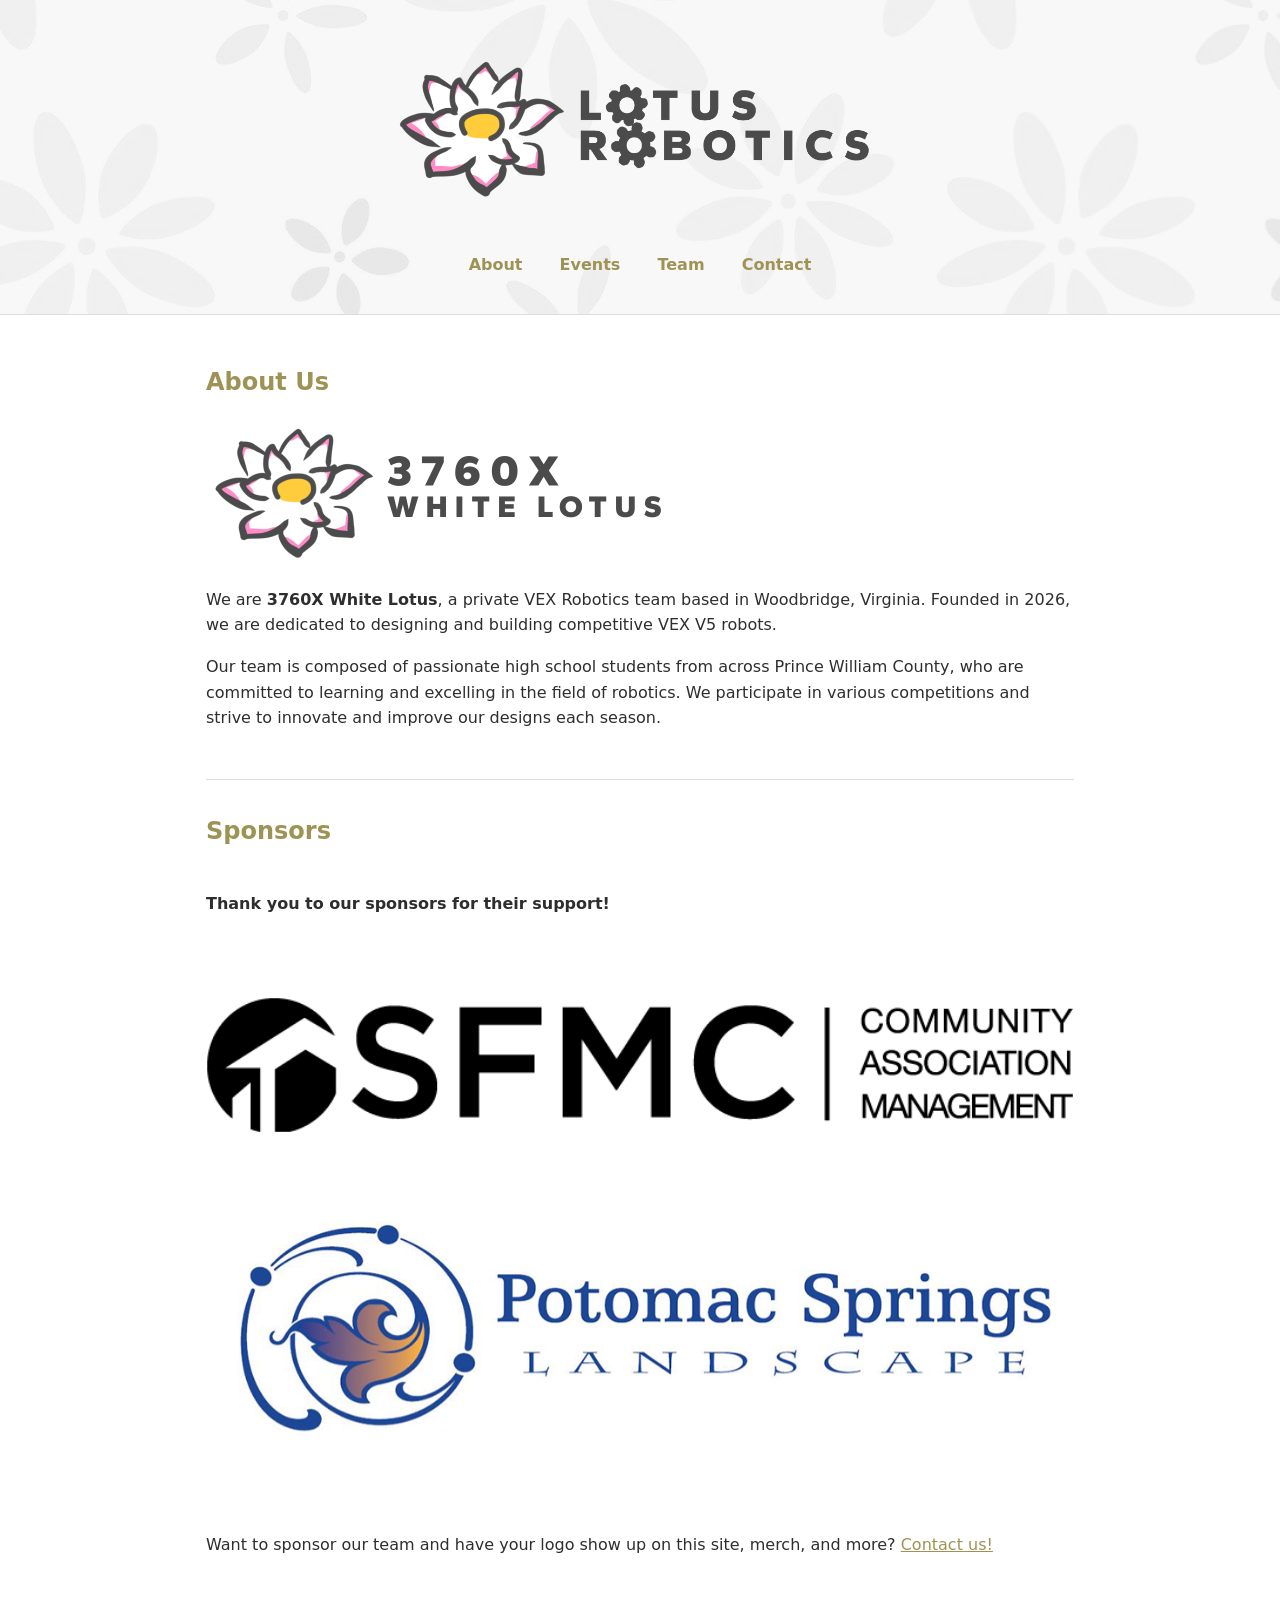
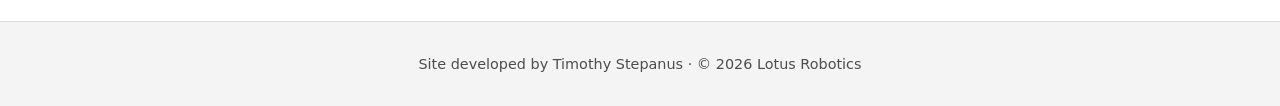
<file: index.html>
<!DOCTYPE html>
<html lang="en">
<head>
  <meta charset="UTF-8">
  <meta name="viewport" content="width=device-width, initial-scale=1.0">
  <title>About - Lotus Robotics</title>
  <link rel="stylesheet" href="style.css">
  <link rel="icon" href="images/icon-nontransparent.png" type="image/x-icon">
</head>
<body>

  <header>
    <img src="images/lotusroboticslogo.png" alt="The Lotus Robotics Logo" class="full-logo">
    <nav>
      <a href="#about">About</a>
      <a href="events.html">Events</a>
      <a href="team.html">Team</a>
      <a href="contact.html">Contact</a>
    </nav>
  </header>

  <main>

    <section id="about">
      <h2>About Us</h2>
      <img src="images/16-9whitelotus.png" alt="3760X White Lotus team logo" class="about-logo">
      <p>
        We are <b>3760X White Lotus</b>, a private VEX Robotics team based in Woodbridge, Virginia. Founded in 2026, we are dedicated to designing and building competitive VEX V5 robots.
      </p>
      <p>
        Our team is composed of passionate high school students from across Prince William County, who are committed to learning and excelling in the field of robotics. We participate in various competitions and strive to innovate and improve our designs each season.
      </p>
    </section>

    <section id="sponsors">
      <h2>Sponsors</h2>
      <h4>Thank you to our sponsors for their support!</h4>
      <a href="https://www.sfmcinc.com/" target="_blank" rel="noopener noreferrer">
        <img src="images/sfmcinc.webp" alt="SFMC Inc. logo" class="sponsor-logo invert">
      </a>
      <a href="https://potomacspringslandscapellc.com/" target="_blank" rel="noopener noreferrer">
        <img src="images/potomacspringslandscape.png" alt="Potomac Springs Landscapelogo" class="sponsor-logo">
      </a>
      <p>Want to sponsor our team and have your logo show up on this site, merch, and more? <a href="contact.html">Contact us!</a></p>
    </section>
  </main>

  <footer>
    <p>Site developed by Timothy Stepanus  ·  &copy; 2026 Lotus Robotics</p>
  </footer>

</body>
</html>
</file>
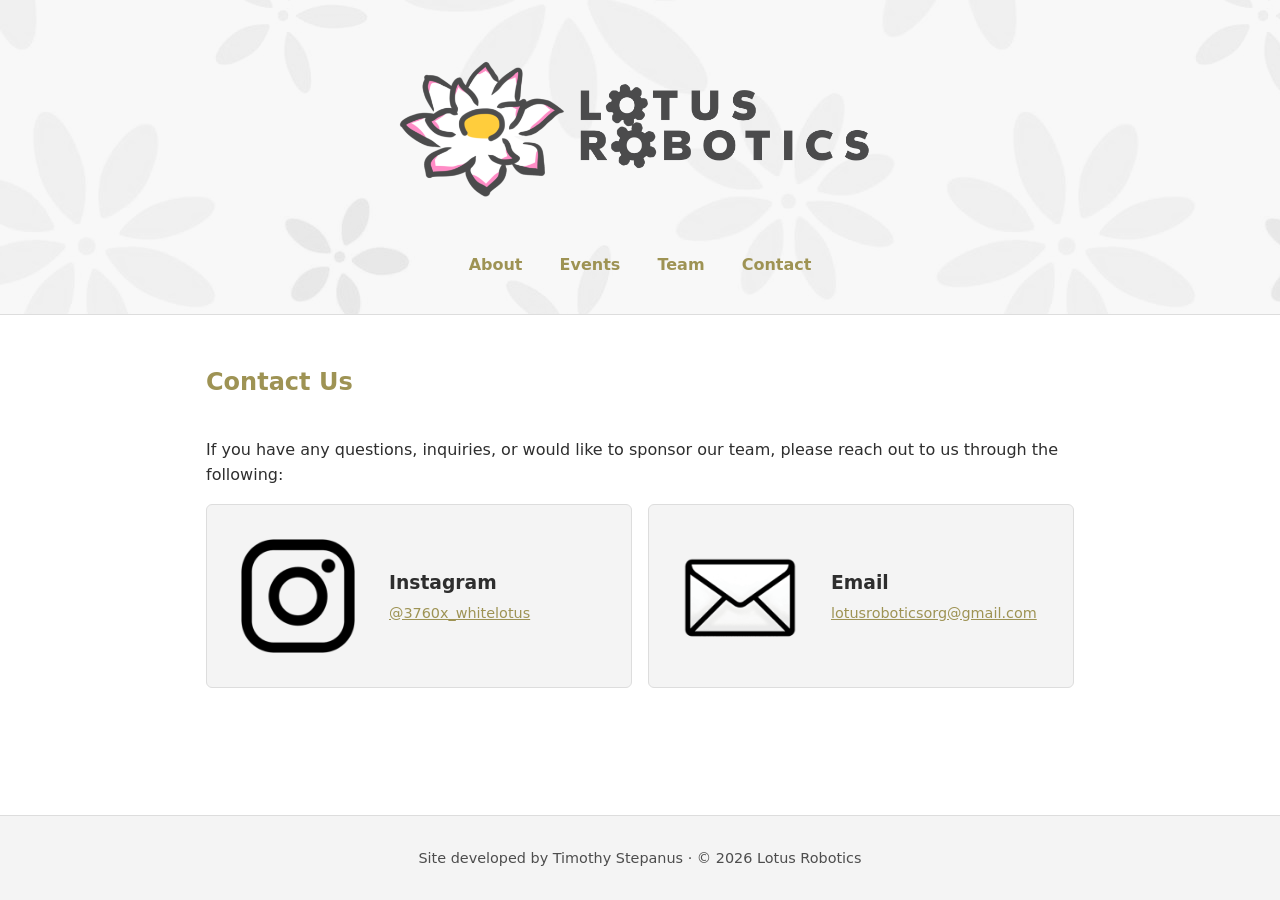
<file: contact.html>
<!DOCTYPE html>
<html lang="en">
<head>
  <meta charset="UTF-8">
  <meta name="viewport" content="width=device-width, initial-scale=1.0">
  <title>Contact - Lotus Robotics</title>
  <link rel="stylesheet" href="style.css">
  <link rel="icon" href="images/icon-nontransparent.png" type="image/x-icon">
</head>
<body>

  <header>
    <img src="images/lotusroboticslogo.png" alt="The Lotus Robotics Logo" class="full-logo">
    <nav>
      <a href="index.html">About</a>
      <a href="events.html">Events</a>
      <a href="team.html">Team</a>
      <a href="contact.html">Contact</a>
    </nav>
  </header>

  <main>

    <section id="contact">
      <h2>Contact Us</h2>
      <p>If you have any questions, inquiries, or would like to sponsor our team, please reach out to us through the following:</p>
      <div class="cards">
        <div class="card has-icon">
          <img src="images/iglogo.webp" alt="Instagram icon" class="card-icon">
          <div class="card-body">
            <h3>Instagram</h3>
            <p><a href="https://instagram.com/3760x_whitelotus" target="_blank">@3760x_whitelotus</a></p>
          </div>
        </div>
        <div class="card has-icon">
          <img src="images/maillogo.webp" alt="Email icon" class="card-icon">
          <div class="card-body">
            <h3>Email</h3>
            <p><a href="mailto:lotusroboticsorg@gmail.com">lotusroboticsorg@gmail.com</a></p>
          </div>
        </div>
      </div>
    </section>

  </main>

  <footer>
    <p>Site developed by Timothy Stepanus  ·  &copy; 2026 Lotus Robotics</p>
  </footer>

</body>
</html>
</file>
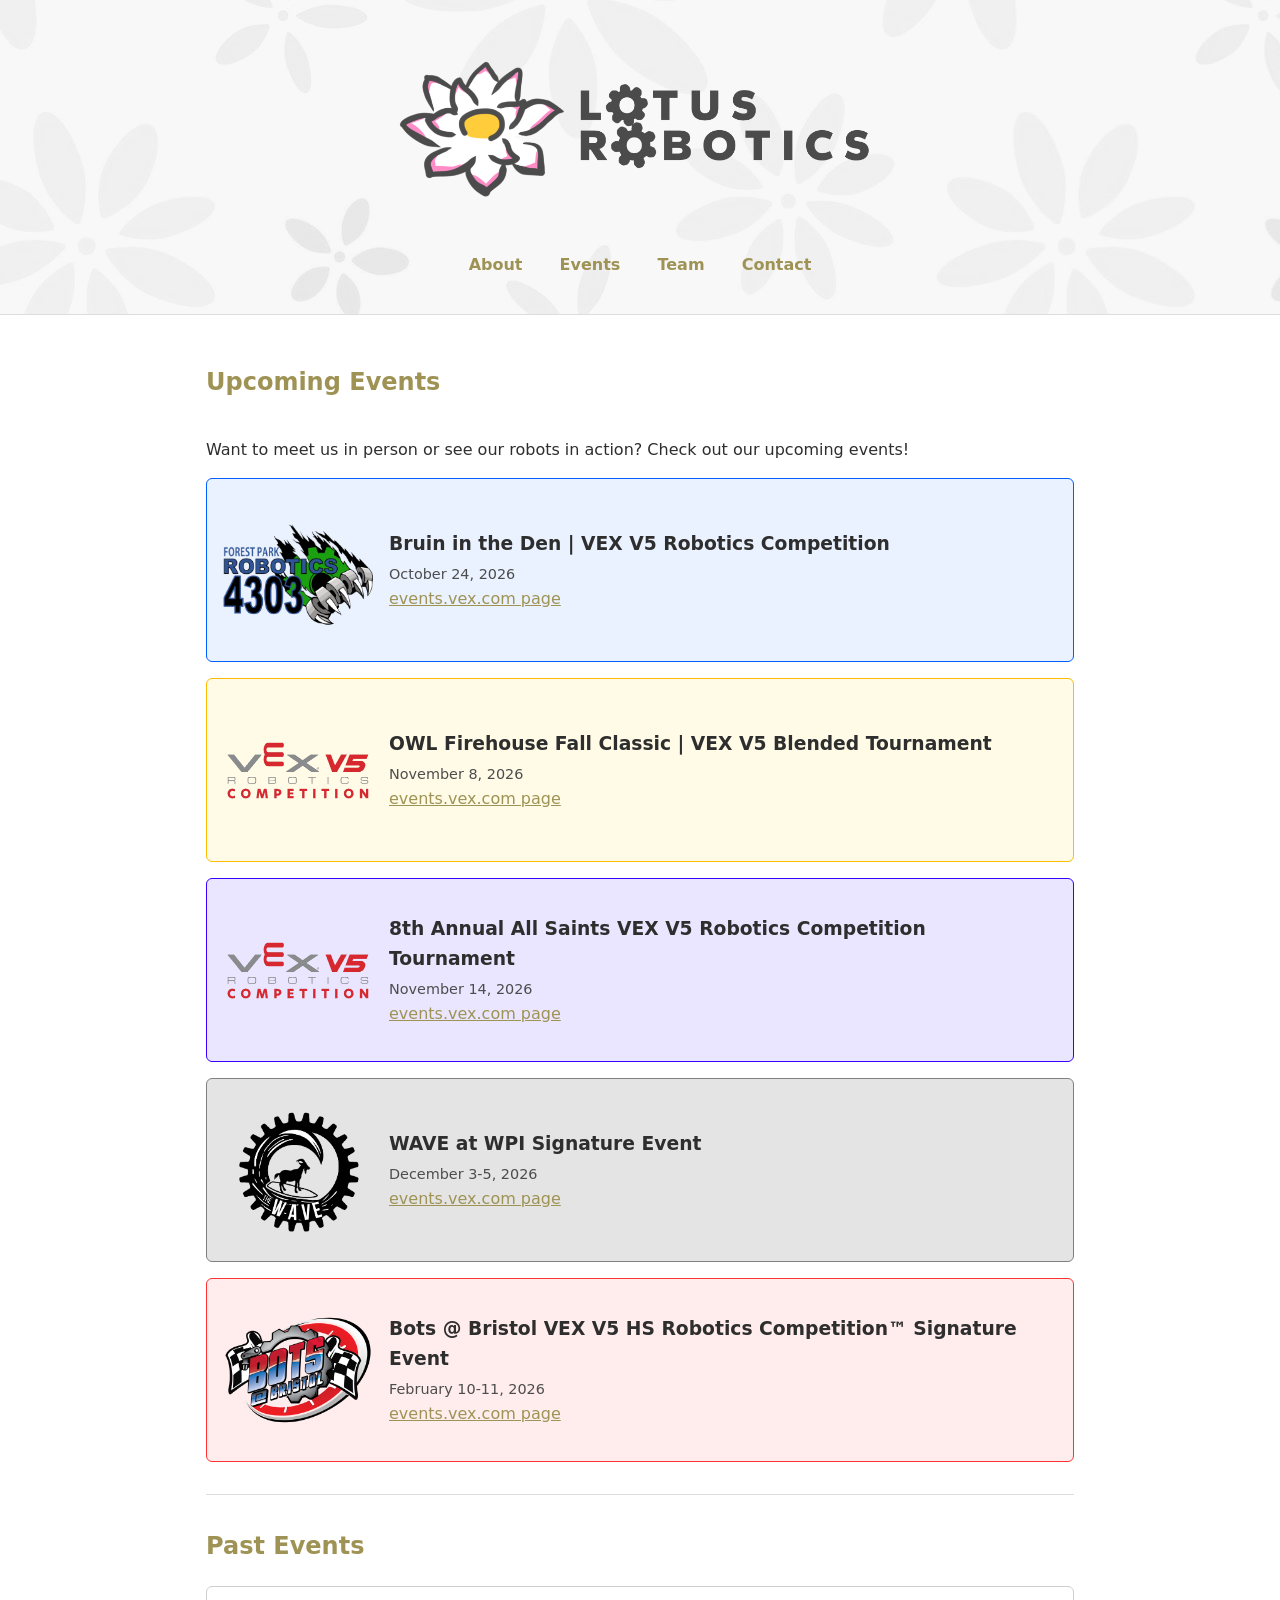
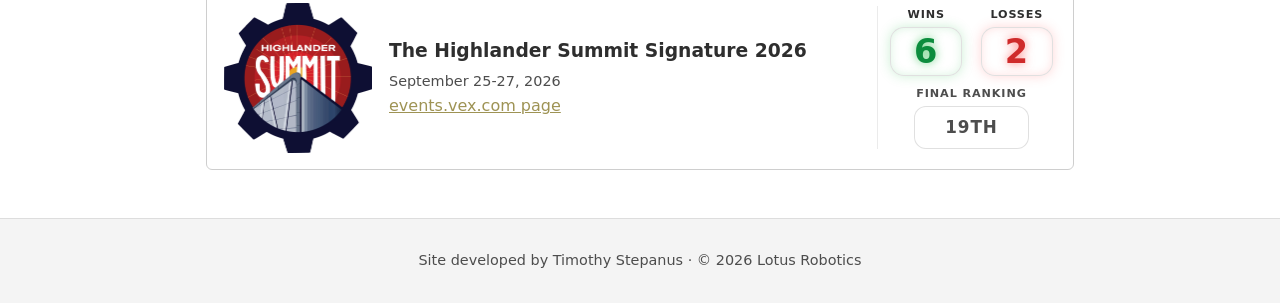
<file: events.html>
<!DOCTYPE html>
<html lang="en">
<head>
  <meta charset="UTF-8">
  <meta name="viewport" content="width=device-width, initial-scale=1.0">
  <title>Events - Lotus Robotics</title>
  <link rel="stylesheet" href="style.css">
  <link rel="icon" href="images/icon-nontransparent.png" type="image/x-icon">
</head>
<body>

  <header>
    <img src="images/lotusroboticslogo.png" alt="The Lotus Robotics Logo" class="full-logo">
    <nav>
      <a href="index.html">About</a>
      <a href="events.html">Events</a>
      <a href="team.html">Team</a>
      <a href="contact.html">Contact</a>
    </nav>
  </header>

  <main>

    <section id="events">
      <h2>Upcoming Events</h2>
      <p>Want to meet us in person or see our robots in action? Check out our upcoming events!</p>
      <div class="cards">
        <div class="card has-icon" style="--card-bg: #eaf1ff; --card-border: #005eff;">
          <img src="images/fprobotics.webp" alt="FPHS Robotics logo" class="card-icon">
          <div class="card-body">
            <h3>Bruin in the Den | VEX V5 Robotics Competition</h3>
            <p>October 24, 2026</p>
            <a href="https://events.vex.com/robot-competitions/vex-robotics-competition/RE-V5RC-26-4219.html" target="_blank">events.vex.com page</a>
          </div>
        </div>
        <div class="card has-icon" style="--card-bg: #fffbe7; --card-border: #ffbb00;">
          <img src="images/vexv5roboticscompetition.webp" alt="VEX V5 Robotics Competition logo" class="card-icon">
          <div class="card-body">
            <h3>OWL Firehouse Fall Classic | VEX V5 Blended Tournament</h3>
            <p>November 8, 2026</p>
            <a href="https://events.vex.com/robot-competitions/vex-robotics-competition/RE-V5RC-26-4223.html" target="_blank">events.vex.com page</a>
          </div>
        </div>
        <div class="card has-icon" style="--card-bg: #ebe6ff; --card-border: #3700ff;">
          <img src="images/vexv5roboticscompetition.webp" alt="VEX V5 Robotics Competition logo" class="card-icon">
          <div class="card-body">
            <h3>8th Annual All Saints VEX V5 Robotics Competition Tournament</h3>
            <p>November 14, 2026</p>
            <a href="https://events.vex.com/robot-competitions/vex-robotics-competition/VE-V5-26-65638.html" target="_blank">events.vex.com page</a>
          </div>
        </div>
        <div class="card has-icon" style="--card-bg: #e4e4e4; --card-border: #808080;">
          <img src="images/wavewpi.webp" alt="WAVE at WPI logo" class="card-icon">
          <div class="card-body">
            <h3>WAVE at WPI Signature Event</h3>
            <p>December 3-5, 2026</p>
            <a href="https://events.vex.com/robot-competitions/vex-robotics-competition/RE-V5RC-26-5280.html" target="_blank">events.vex.com page</a>
          </div>
        </div>
        <div class="card has-icon" style="--card-bg: #ffecec; --card-border: #ff3131;">
          <img src="images/botsatbristol.webp" alt="Bots @ Bristol logo" class="card-icon">
          <div class="card-body">
            <h3>Bots @ Bristol VEX V5 HS Robotics Competition™ Signature Event</h3>
            <p>February 10-11, 2026</p>
            <a href="https://events.vex.com/robot-competitions/vex-robotics-competition/RE-V5RC-26-4572.html" target="_blank">events.vex.com page</a>
          </div>
        </div>
      </div>
    </section>

    <section>
      <h2>Past Events</h2>
      <div class="cards">
        <div class="card has-icon past-event-card" style="--card-bg: #ffffff; --card-border: #cecece;">
          <img src="images/highlandersummit.png" alt="Highlander Summit logo" class="card-icon">
          <div class="card-body">
            <h3>The Highlander Summit Signature 2026</h3>
            <p>September 25-27, 2026</p>
            <a href="https://events.vex.com/robot-competitions/vex-robotics-competition/RE-V5RC-26-4246.html" target="_blank">events.vex.com page</a>
          </div>
          <div class="result-panel" aria-label="Past-event results">
            <div class="score-row">
              <div class="score-group wins-group">
                <span>Wins</span>
                <div class="score-box wins-box" aria-label="Wins">6</div>
              </div>
              <div class="score-group losses-group">
                <span>Losses</span>
                <div class="score-box losses-box" aria-label="Losses">2</div>
              </div>
            </div>
            <div class="standing-field" aria-label="Final ranking">
              <span>Final Ranking</span>
              <div class="standing-input">19th</div>
            </div>
          </div>
        </div>
      </div>
    </section>

  </main>

  <footer>
    <p>Site developed by Timothy Stepanus  ·  &copy; 2026 Lotus Robotics</p>
  </footer>

</body>
</html>
</file>
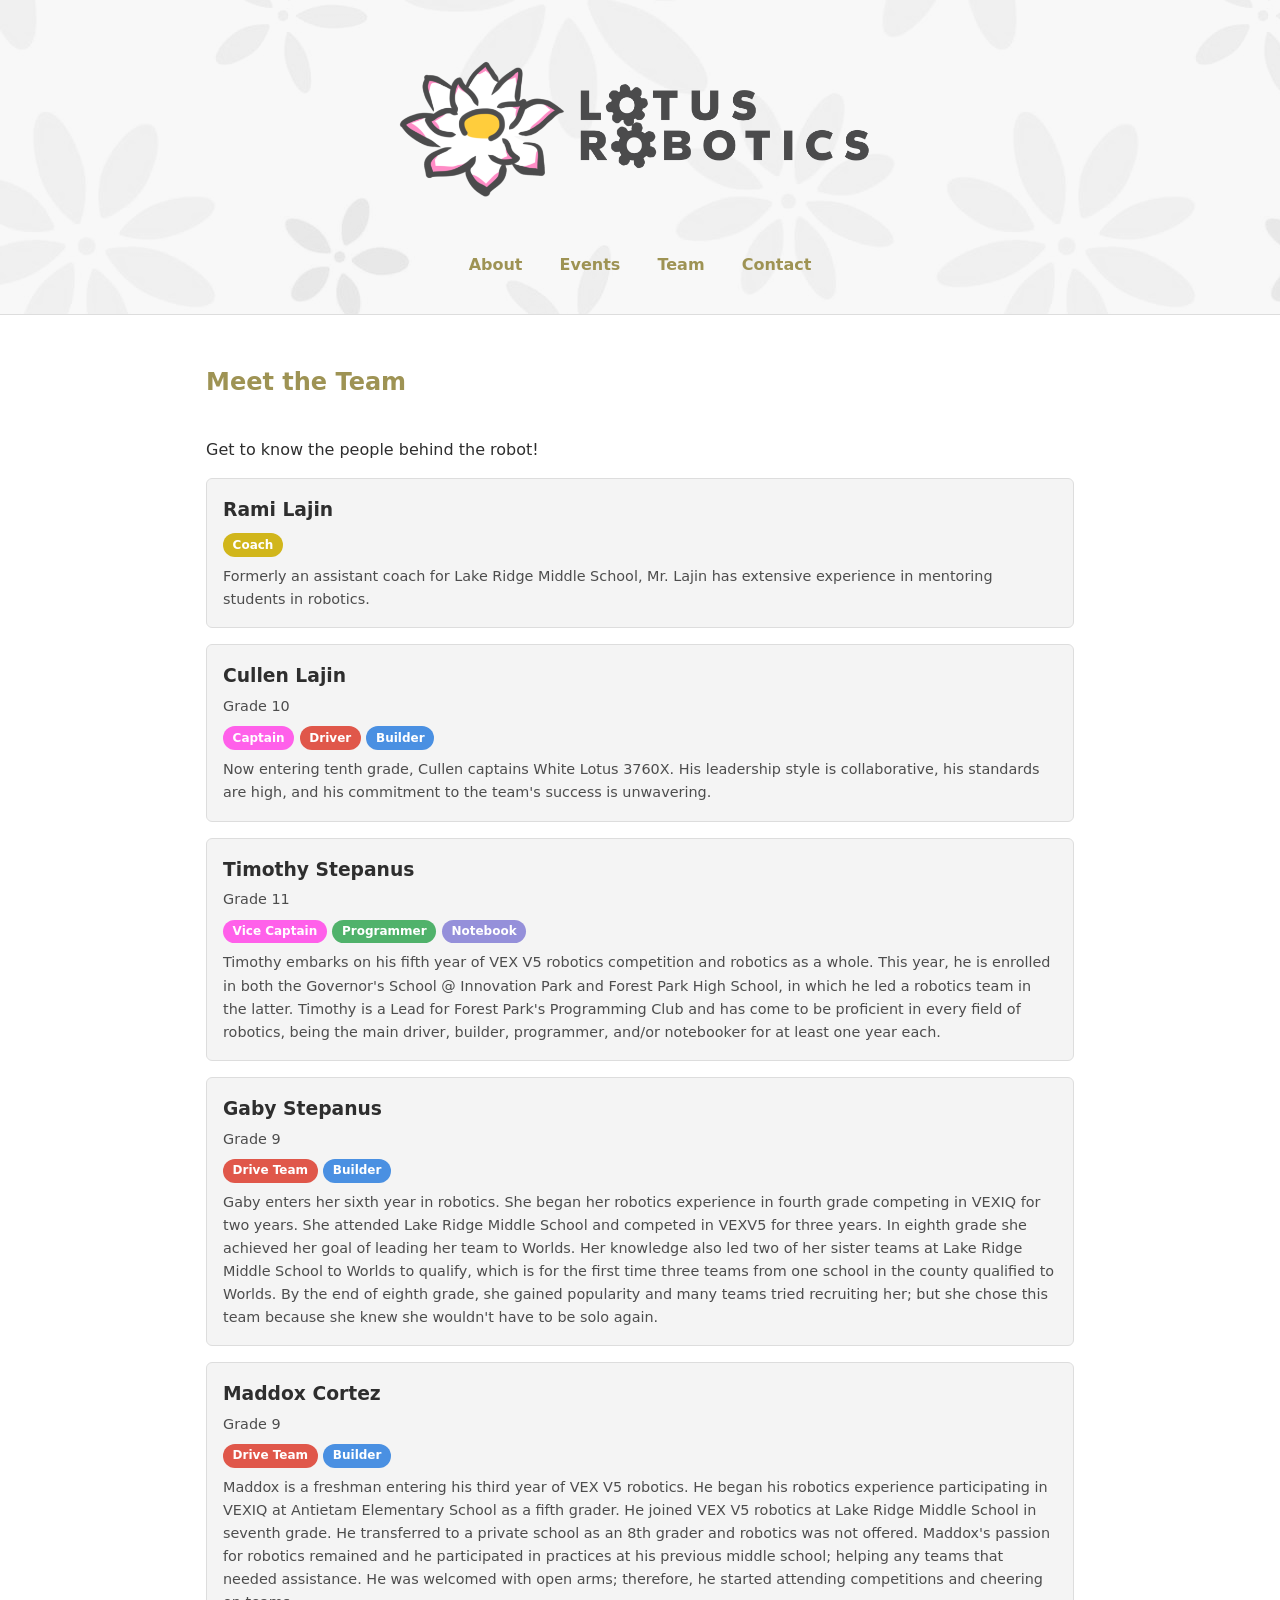
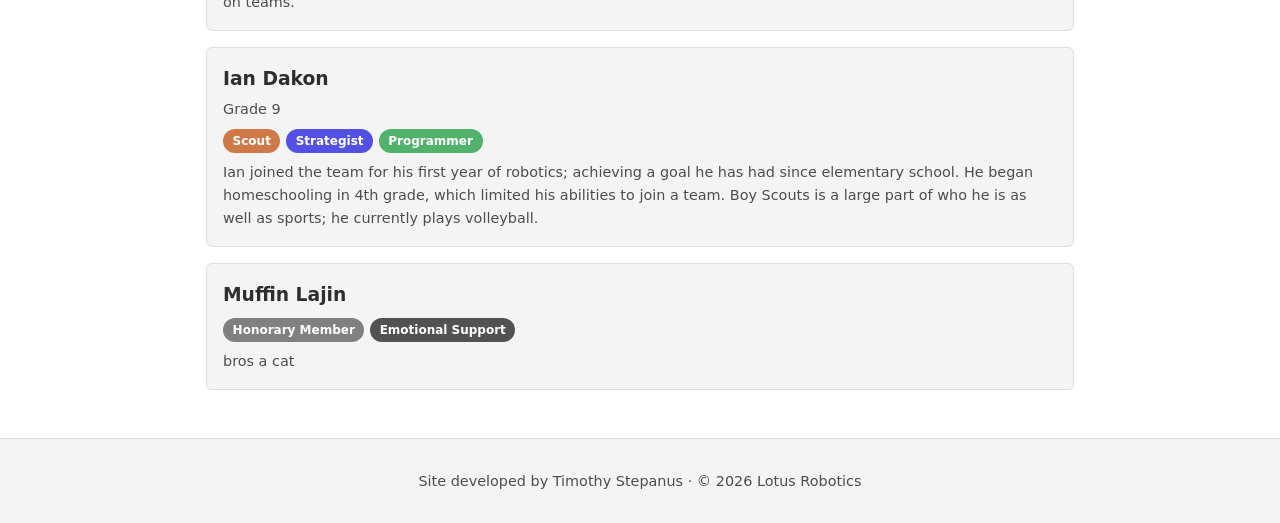
<file: team.html>
<!DOCTYPE html>
<html lang="en">
<head>
  <meta charset="UTF-8">
  <meta name="viewport" content="width=device-width, initial-scale=1.0">
  <title>Team - Lotus Robotics</title>
  <link rel="stylesheet" href="style.css">
  <link rel="icon" href="images/icon-nontransparent.png" type="image/x-icon">
</head>
<body>

  <header>
    <img src="images/lotusroboticslogo.png" alt="The Lotus Robotics Logo" class="full-logo">
    <nav>
      <a href="index.html">About</a>
      <a href="events.html">Events</a>
      <a href="team.html">Team</a>
      <a href="contact.html">Contact</a>
    </nav>
  </header>

  <main>

    <section id="team">
      <h2>Meet the Team</h2>
      <p>Get to know the people behind the robot!</p>
      <div class="cards">

        <div class="card team-card">
          <!-- <img src="images/team/placeholder.jpg" alt="Portrait of Rami Lajin" class="portrait"> -->
          <div class="card-body">
            <h3>Rami Lajin</h3>
            <p class="grade"></p>
            <div class="tags">
              <span class="tag" style="--tag-bg: #d1b61b;">Coach</span>
            </div>
            <p>Formerly an assistant coach for Lake Ridge Middle School, Mr. Lajin has extensive experience in mentoring students in robotics.</p>
          </div>
        </div>

        <div class="card team-card">
          <!-- <img src="images/team/placeholder.jpg" alt="Portrait of Cullen Lajin" class="portrait"> -->
          <div class="card-body">
            <h3>Cullen Lajin</h3>
            <p class="grade">Grade 10</p>
            <div class="tags">
              <span class="tag" style="--tag-bg: #ff60ea;">Captain</span>
              <span class="tag" style="--tag-bg: #e0574a;">Driver</span>
              <span class="tag" style="--tag-bg: #4a90e2;">Builder</span>
            </div>
            <p>Now entering tenth grade, Cullen captains White Lotus 3760X. His leadership style
                is collaborative, his standards are high, and his commitment to the team's success
                is unwavering.</p>
          </div>
        </div>

        <div class="card team-card">
          <!-- <img src="images/team/placeholder.jpg" alt="Portrait of Timothy Stepanus" class="portrait"> -->
          <div class="card-body">
            <h3>Timothy Stepanus</h3>
            <p class="grade">Grade 11</p>
            <div class="tags">
              <span class="tag" style="--tag-bg: #ff60ea;">Vice Captain</span>
              <span class="tag" style="--tag-bg: #50b26b;">Programmer</span>
              <span class="tag" style="--tag-bg: #9590da;">Notebook</span>
            </div>
            <p>Timothy embarks on his fifth year of VEX V5 robotics competition and robotics as
                a whole. This year, he is enrolled in both the Governor's School @ Innovation Park
                and Forest Park High School, in which he led a robotics team in the latter. Timothy
                is a Lead for Forest Park's Programming Club and has come to be proficient in
                every field of robotics, being the main driver, builder, programmer, and/or
                notebooker for at least one year each.</p>
          </div>
        </div>

        <div class="card team-card">
          <!-- <img src="images/team/placeholder.jpg" alt="Portrait of Gaby Stepanus" class="portrait"> -->
          <div class="card-body">
            <h3>Gaby Stepanus</h3>
            <p class="grade">Grade 9</p>
            <div class="tags">
              <span class="tag" style="--tag-bg: #e0574a;">Drive Team</span>
              <span class="tag" style="--tag-bg: #4a90e2;">Builder</span>
            </div>
            <p>Gaby enters her sixth year in robotics. She began her robotics experience in fourth
                grade competing in VEXIQ for two years. She attended Lake Ridge Middle School
                and competed in VEXV5 for three years. In eighth grade she achieved her goal
                of leading her team to Worlds. Her knowledge also led two of her sister teams at
                Lake Ridge Middle School to Worlds to qualify, which is for the first time three teams
                from one school in the county qualified to Worlds. By the end of eighth grade, she
                gained popularity and many teams tried recruiting her; but she chose this team
                because she knew she wouldn't have to be solo again.</p>
          </div>
        </div>

        <div class="card team-card">
          <!-- <img src="images/team/placeholder.jpg" alt="Portrait of Maddox Cortez" class="portrait"> -->
          <div class="card-body">
            <h3>Maddox Cortez</h3>
            <p class="grade">Grade 9</p>
            <div class="tags">
              <span class="tag" style="--tag-bg: #e0574a;">Drive Team</span>
              <span class="tag" style="--tag-bg: #4a90e2;">Builder</span>
            </div>
            <p>Maddox is a freshman entering his third year of VEX V5 robotics. He began his
                robotics experience participating in VEXIQ at Antietam Elementary School as a
                fifth grader. He joined VEX V5 robotics at Lake Ridge Middle School in seventh
                grade. He transferred to a private school as an 8th grader and robotics was not
                offered. Maddox's passion for robotics remained and he participated in practices
                at his previous middle school; helping any teams that needed assistance. He was
                welcomed with open arms; therefore, he started attending competitions and
                cheering on teams.</p>
          </div>
        </div>

        <div class="card team-card">
          <!-- <img src="images/team/placeholder.jpg" alt="Portrait of Ian Dakon" class="portrait"> -->
          <div class="card-body">
            <h3>Ian Dakon</h3>
            <p class="grade">Grade 9</p>
            <div class="tags">
              <span class="tag" style="--tag-bg: #cf7948;">Scout</span>
              <span class="tag" style="--tag-bg: #5351e4;">Strategist</span>
              <span class="tag" style="--tag-bg: #50b26b;">Programmer</span>
            </div>
            <p>Ian joined the team for his first year of robotics; achieving a goal he has had since
                elementary school. He began homeschooling in 4th grade, which limited his
                abilities to join a team. Boy Scouts is a large part of who he is as well as sports; he
                currently plays volleyball.</p>
          </div>
        </div>

        <div class="card team-card">
          <!-- <img src="images/team/placeholder.jpg" alt="Portrait of the cat" class="portrait"> -->
          <div class="card-body">
            <h3>Muffin Lajin</h3>
            <p class="grade"></p>
            <div class="tags">
              <span class="tag" style="--tag-bg: #808080;">Honorary Member</span>
              <span class="tag" style="--tag-bg: #525252;">Emotional Support</span>
            </div>
            <p>bros a cat</p>
          </div>
        </div>

      </div>
    </section>

  </main>

  <footer>
    <p>Site developed by Timothy Stepanus  ·  &copy; 2026 Lotus Robotics</p>
  </footer>

</body>
</html>
</file>
<file: style.css>
/* ===== Variables ===== */
:root {
  --color-bg: #ffffff;
  --color-text: #2e2e2e;
  --color-muted: #4d4d4d;
  --color-accent: #9e9354;
  --color-surface: #f4f4f4;
  --color-border: #dddddd;

  --font-display: "Archivo Expanded", "Anybody", sans-serif;
  --font-main: "Manrope", system-ui, sans-serif;
  --max-width: 900px;
  --space: 1rem;
  --radius: 6px;
  --logo-aspect: 15 / 6;
}

/* ===== Base ===== */
* {
  box-sizing: border-box;
}

body {
  margin: 0;
  min-height: 100vh;
  display: flex;
  flex-direction: column;
  font-family: var(--font-main);
  line-height: 1.6;
  color: var(--color-text);
  background: var(--color-bg);
}

a {
  color: var(--color-accent);
}

/* ===== Header ===== */
header {
  position: relative;
  overflow: hidden;
  background: var(--color-surface);
  border-bottom: 1px solid var(--color-border);
  padding: calc(var(--space) * 2) var(--space);
  text-align: center;
}

header::before {
  content: "";
  position: absolute;
  inset: 0;
  background-image: url("images/flower-pattern.jpg");
  background-repeat: repeat;
  filter: grayscale(1);
  opacity: 0.45;
  pointer-events: none;
}

.full-logo {
  position: relative;
  z-index: 1;
  display: block;
  width: 100%;
  max-width: 500px;
  aspect-ratio: var(--logo-aspect);
  object-fit: cover;
  margin: 0 auto var(--space);
}

header nav {
  position: relative;
  z-index: 1;
}

/* ===== Nav ===== */
nav a {
  display: inline-block;
  margin: 0 0.5rem;
  padding: 0.25rem 0.5rem;
  text-decoration: none;
  font-weight: bold;
  transition: transform 0.15s ease;
}

nav a:hover {
  text-decoration: underline;
  transform: scale(1.08);
}

/* ===== Layout ===== */
main {
  flex: 1;
  max-width: var(--max-width);
  width: 100%;
  margin: 0 auto;
  padding: var(--space);
}

section {
  padding: calc(var(--space) * 2) 0;
  border-bottom: 1px solid var(--color-border);
}

section:last-child {
  border-bottom: none;
}

/* ===== Fade in on load ===== */
@keyframes fade-in {
  from {
    opacity: 0;
  }
  to {
    opacity: 1;
  }
}

section > * {
  opacity: 0;
  animation: fade-in 0.4s ease forwards;
}

section > *:nth-child(1) { animation-delay: 0.05s; }
section > *:nth-child(2) { animation-delay: 0.1s; }
section > *:nth-child(3) { animation-delay: 0.15s; }
section > *:nth-child(4) { animation-delay: 0.2s; }
section > *:nth-child(5) { animation-delay: 0.25s; }
section > *:nth-child(6) { animation-delay: 0.3s; }

.cards > .card {
  opacity: 0;
  animation: fade-in 0.4s ease forwards;
}

.cards > .card:nth-child(1) { animation-delay: 0.3s; }
.cards > .card:nth-child(2) { animation-delay: 0.36s; }
.cards > .card:nth-child(3) { animation-delay: 0.42s; }
.cards > .card:nth-child(4) { animation-delay: 0.48s; }
.cards > .card:nth-child(5) { animation-delay: 0.54s; }
.cards > .card:nth-child(6) { animation-delay: 0.6s; }

.sponsor-logo {
  display: block;
  width: 100%;
  height: auto;
  object-fit: contain;
  margin: calc(var(--space) * 5) 0;
}

.invert {
  filter: invert(1);
}

.about-logo {
  display: block;
  width: 100%;
  max-width: 480px;
  aspect-ratio: 16 / 5;
  object-fit: cover;
  margin: 0 0 var(--space);
}

section h2 {
  margin-top: 0;
  color: var(--color-accent);
  display: inline-block;
  transition: transform 0.15s ease;
}

section h2:hover {
  transform: scale(1.04);
}

/* ===== Team cards ===== */
.cards {
  display: grid;
  grid-template-columns: repeat(auto-fit, minmax(180px, 1fr));
  gap: var(--space);
}

#events .cards,
#team .cards {
  grid-template-columns: 1fr;
}

.card {
  /* override per-card with a style="--card-bg: #color;" attribute */
  background: var(--card-bg, var(--color-surface));
  border: 1px solid var(--card-border, var(--color-border));
  border-radius: var(--radius);
  padding: var(--space);
  transition: transform 0.15s ease;
}

.card:hover {
  transform: scale(1.03);
}

.card.has-icon {
  display: flex;
  align-items: center;
  gap: var(--space);
}

.card.has-icon.past-event-card {
  display: grid;
}

.card-icon {
  width: 150px;
  height: 150px;
  object-fit: contain;
  flex-shrink: 0;
}

.card h3 {
  margin: 0 0 0.25rem;
}

.card p {
  margin: 0;
  color: var(--color-muted);
  font-size: 0.9rem;
}

.past-event-card {
  display: grid;
  grid-template-columns: auto minmax(0, 1fr) minmax(150px, 180px);
  align-items: center;
  gap: var(--space);
}

.past-event-card .card-body {
  min-width: 0;
}

.result-panel {
  display: grid;
  gap: 0.55rem;
  min-width: 150px;
  width: 100%;
  max-width: 180px;
  margin-left: auto;
  padding-left: 0.5rem;
  border-left: 1px solid rgba(0, 0, 0, 0.08);
  align-content: center;
  justify-self: end;
}

.score-row {
  display: grid;
  grid-template-columns: repeat(2, minmax(0, 1fr));
  gap: 0.65rem;
  align-items: end;
  width: 100%;
}

.score-group {
  display: flex;
  flex-direction: column;
  align-items: center;
  justify-content: end;
  gap: 0.2rem;
  font-size: 0.7rem;
  font-weight: 800;
  letter-spacing: 0.08em;
  text-transform: uppercase;
}

.score-box,
.standing-input {
  width: 100%;
  border: 1px solid rgba(0, 0, 0, 0.12);
  border-radius: 12px;
  background: rgba(255, 255, 255, 0.72);
  text-align: center;
  font-weight: 900;
  font-family: var(--font-main);
  transition: box-shadow 0.2s ease, transform 0.2s ease;
}

.score-box {
  width: 100%;
  max-width: 4.5rem;
  padding: 0.2rem 0.25rem;
  font-size: 2.1rem;
  line-height: 1.2;
  border-radius: 14px;
  display: flex;
  align-items: center;
  justify-content: center;
  user-select: none;
}

.wins-box {
  color: #0c8c3d;
  text-shadow: 0 0 10px rgba(61, 196, 92, 0.75);
  box-shadow: inset 0 0 10px rgba(61, 196, 92, 0.18), 0 0 12px rgba(61, 196, 92, 0.25);
}

.losses-box {
  color: #cf2b2b;
  text-shadow: 0 0 10px rgba(255, 95, 95, 0.75);
  box-shadow: inset 0 0 10px rgba(255, 95, 95, 0.18), 0 0 12px rgba(255, 95, 95, 0.25);
}

.standing-field {
  display: flex;
  flex-direction: column;
  align-items: center;
  gap: 0.2rem;
  width: 100%;
  font-size: 0.7rem;
  font-weight: 800;
  letter-spacing: 0.08em;
  text-transform: uppercase;
  color: var(--color-muted);
  text-align: center;
}

.standing-field span {
  width: 100%;
  text-align: center;
}

.standing-input {
  width: 100%;
  max-width: 7.2rem;
  min-width: 0;
  margin: 0 auto;
  padding: 0.45rem 0.55rem;
  font-size: 1.05rem;
  text-transform: uppercase;
  text-align: center;
  display: flex;
  align-items: center;
  justify-content: center;
  border: 1px solid rgba(0, 0, 0, 0.12);
  border-radius: 12px;
  background: rgba(255, 255, 255, 0.72);
}

@media (max-width: 860px) {
  .card.has-icon.past-event-card {
    display: grid;
    grid-template-columns: 1fr;
    justify-items: center;
  }

  .past-event-card .card-body {
    width: 100%;
    text-align: center;
  }

  .result-panel {
    width: 100%;
    max-width: 240px;
    margin: 0;
    padding-left: 0;
    border-left: none;
    border-top: 1px solid rgba(0, 0, 0, 0.08);
    padding-top: 0.75rem;
    justify-self: center;
  }

  .score-row {
    width: 100%;
  }
}

/* ===== Team member cards ===== */
.team-card {
  display: flex;
  align-items: center;
  gap: var(--space);
}

.portrait {
  display: block;
  width: 120px;
  aspect-ratio: 1 / 1;
  object-fit: cover;
  border-radius: var(--radius);
  flex-shrink: 0;
}

.team-card .grade {
  margin-bottom: 0.5rem;
}

.team-card p:last-child {
  margin-top: 0.5rem;
}

.tags {
  display: flex;
  flex-wrap: wrap;
  gap: 0.35rem;
}

.tag {
  /* override per-tag with a style="--tag-bg: #color;" attribute */
  display: inline-block;
  background: var(--tag-bg, var(--color-accent));
  color: #ffffff;
  font-size: 0.75rem;
  font-weight: bold;
  padding: 0.15rem 0.6rem;
  border-radius: 999px;
}

/* ===== Footer ===== */
footer {
  background: var(--color-surface);
  border-top: 1px solid var(--color-border);
  text-align: center;
  padding: var(--space);
  color: var(--color-muted);
  font-size: 0.9rem;
}
</file>
